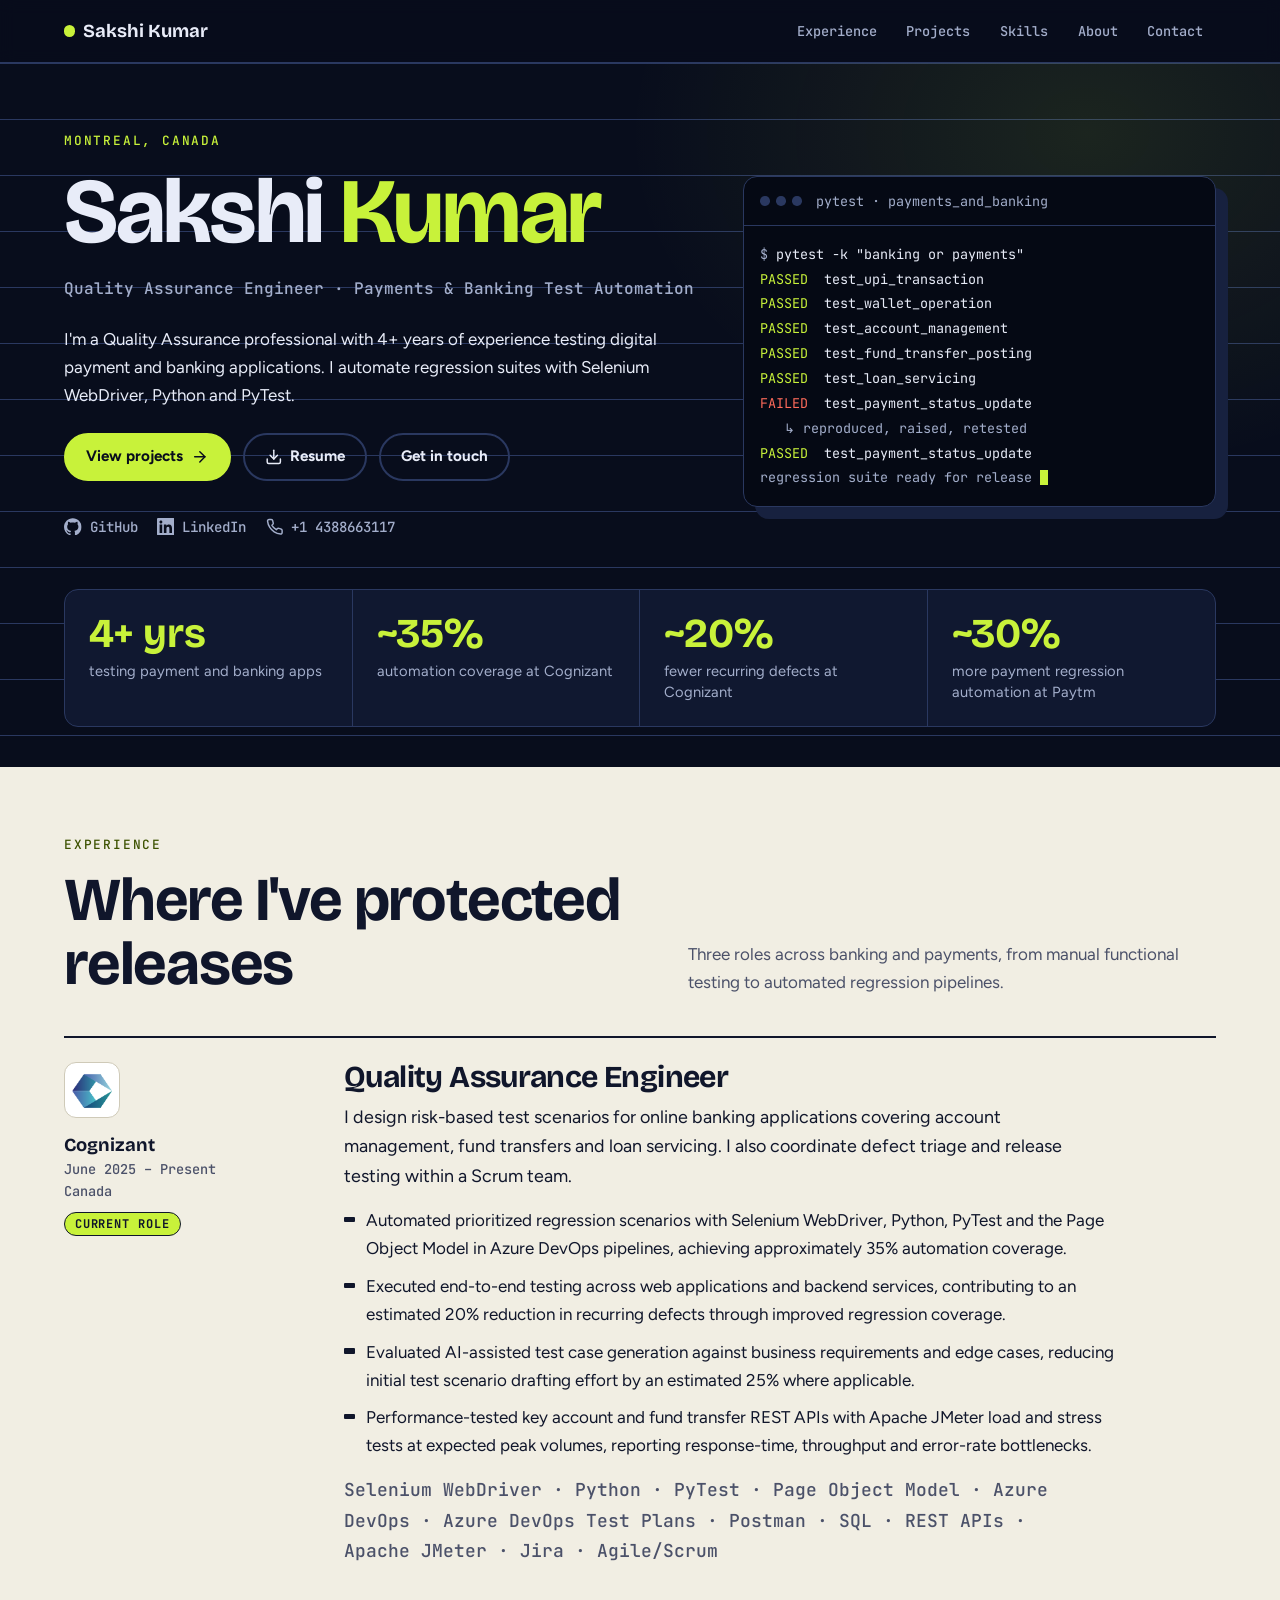
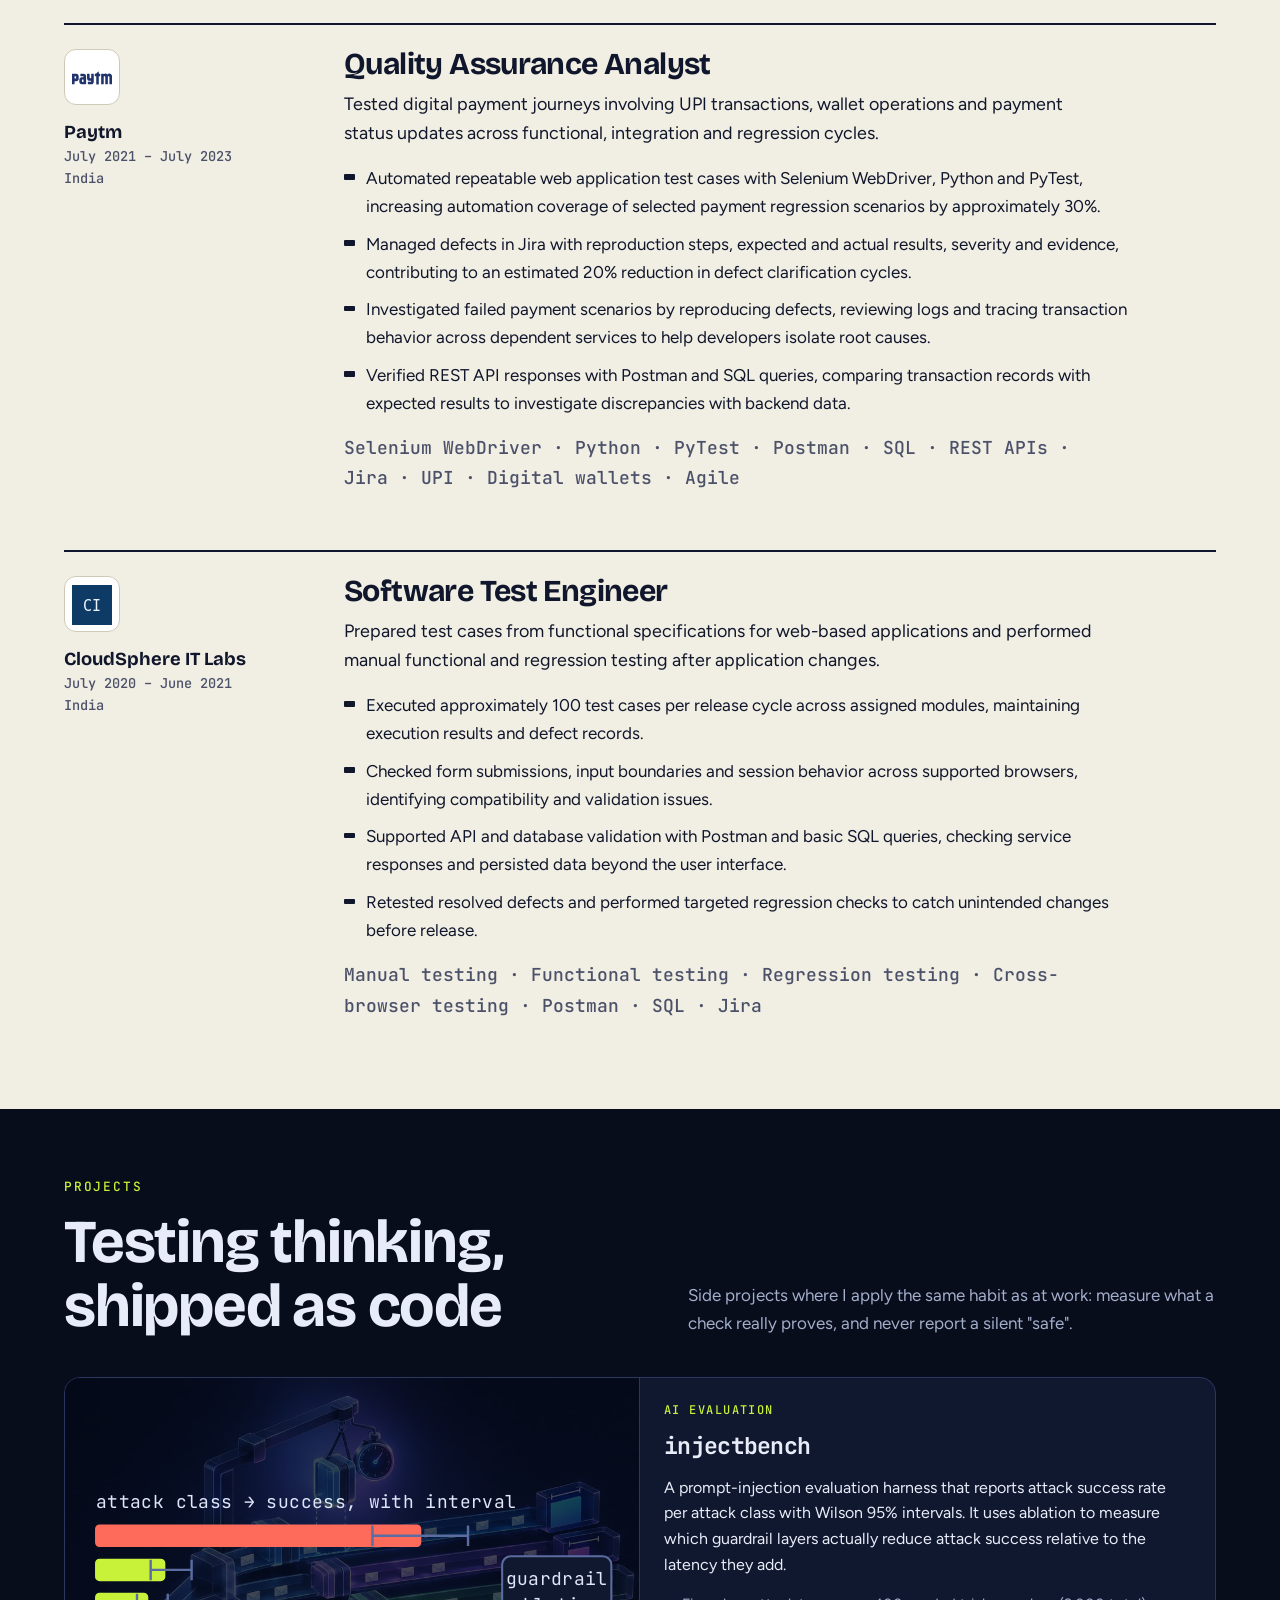
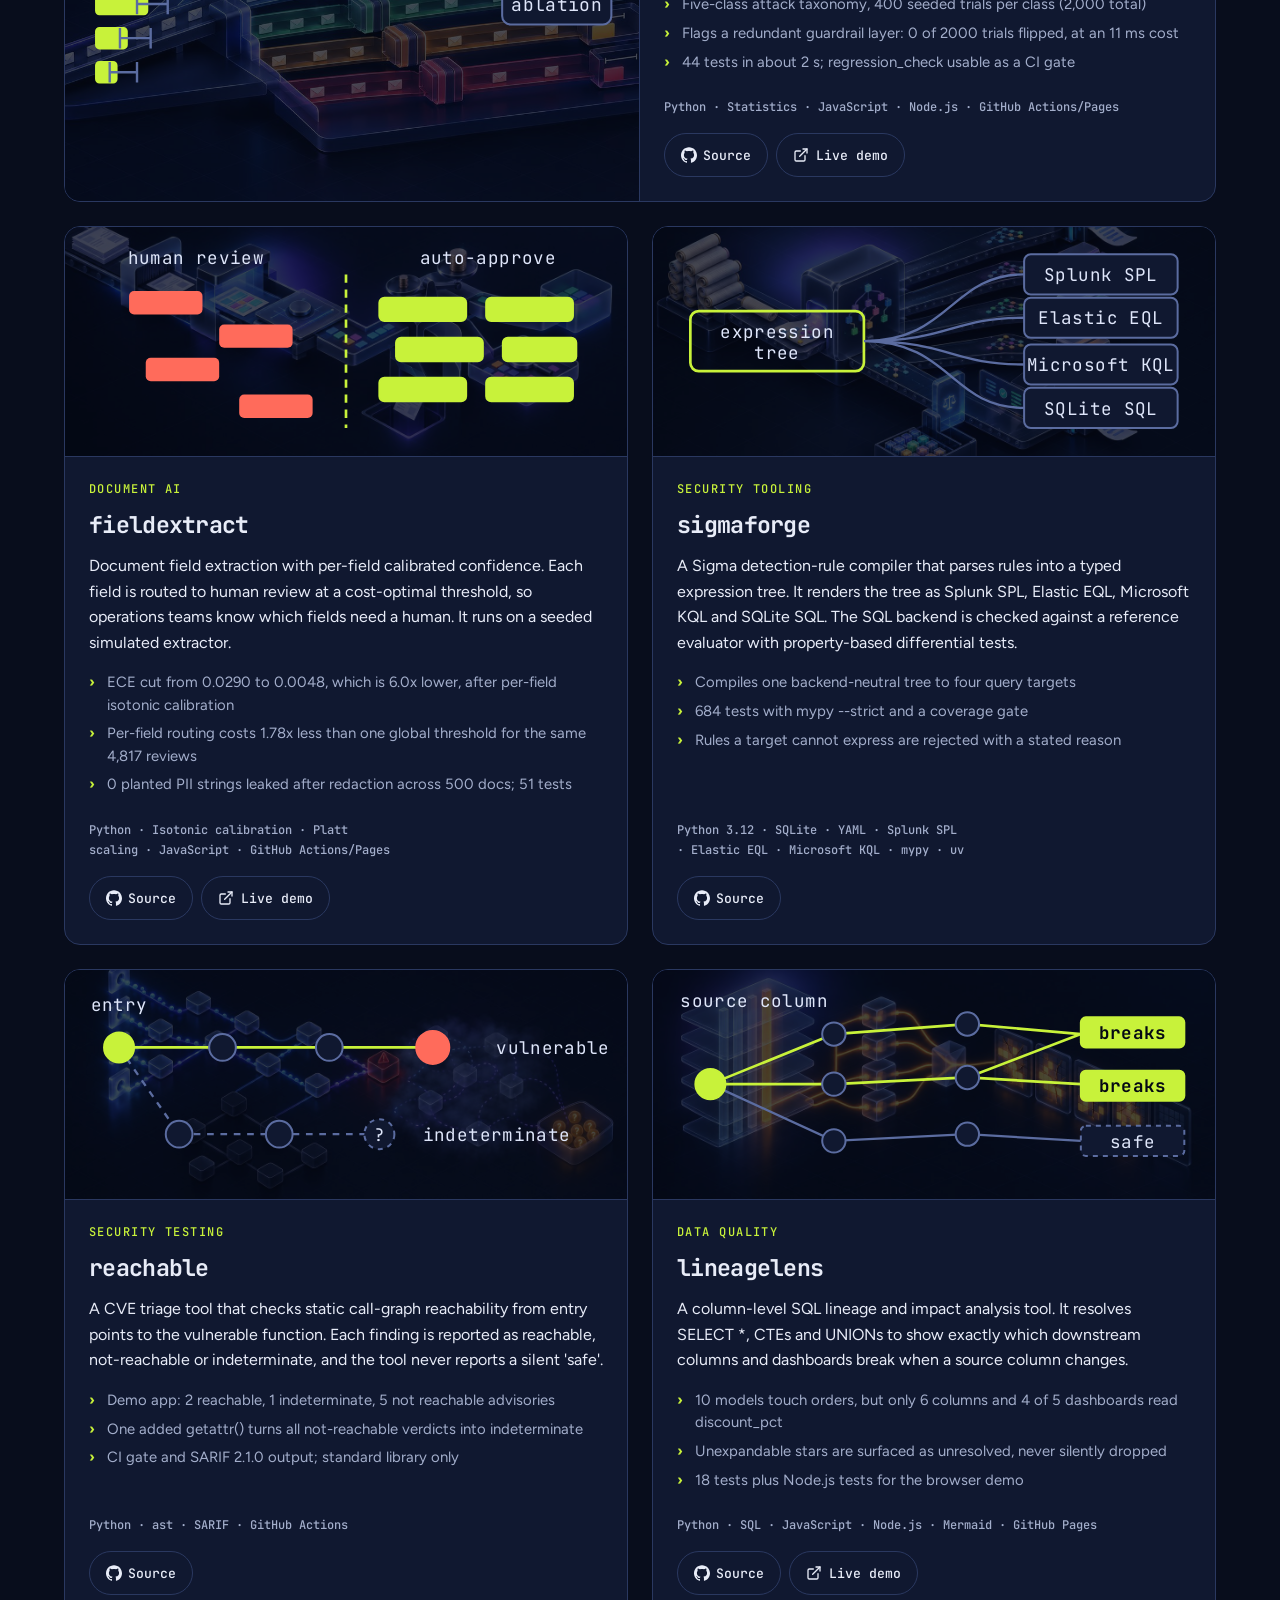
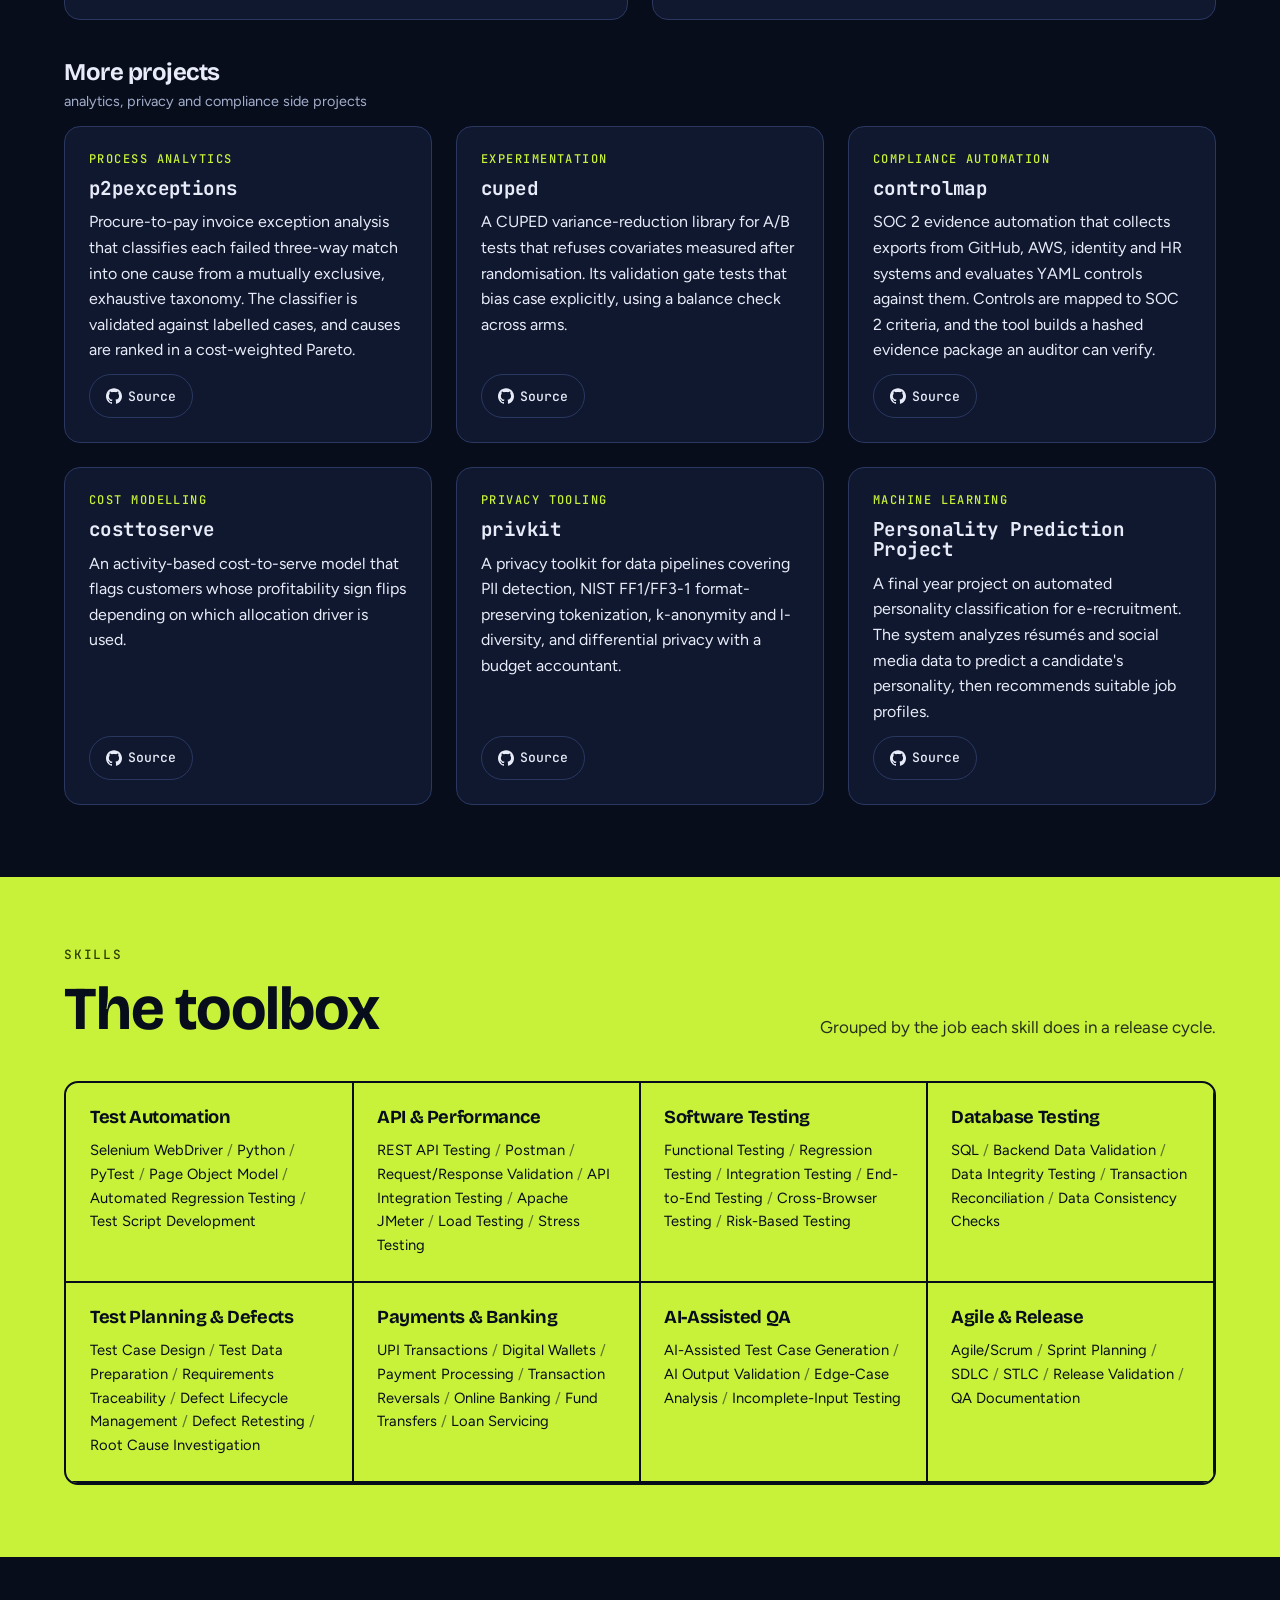
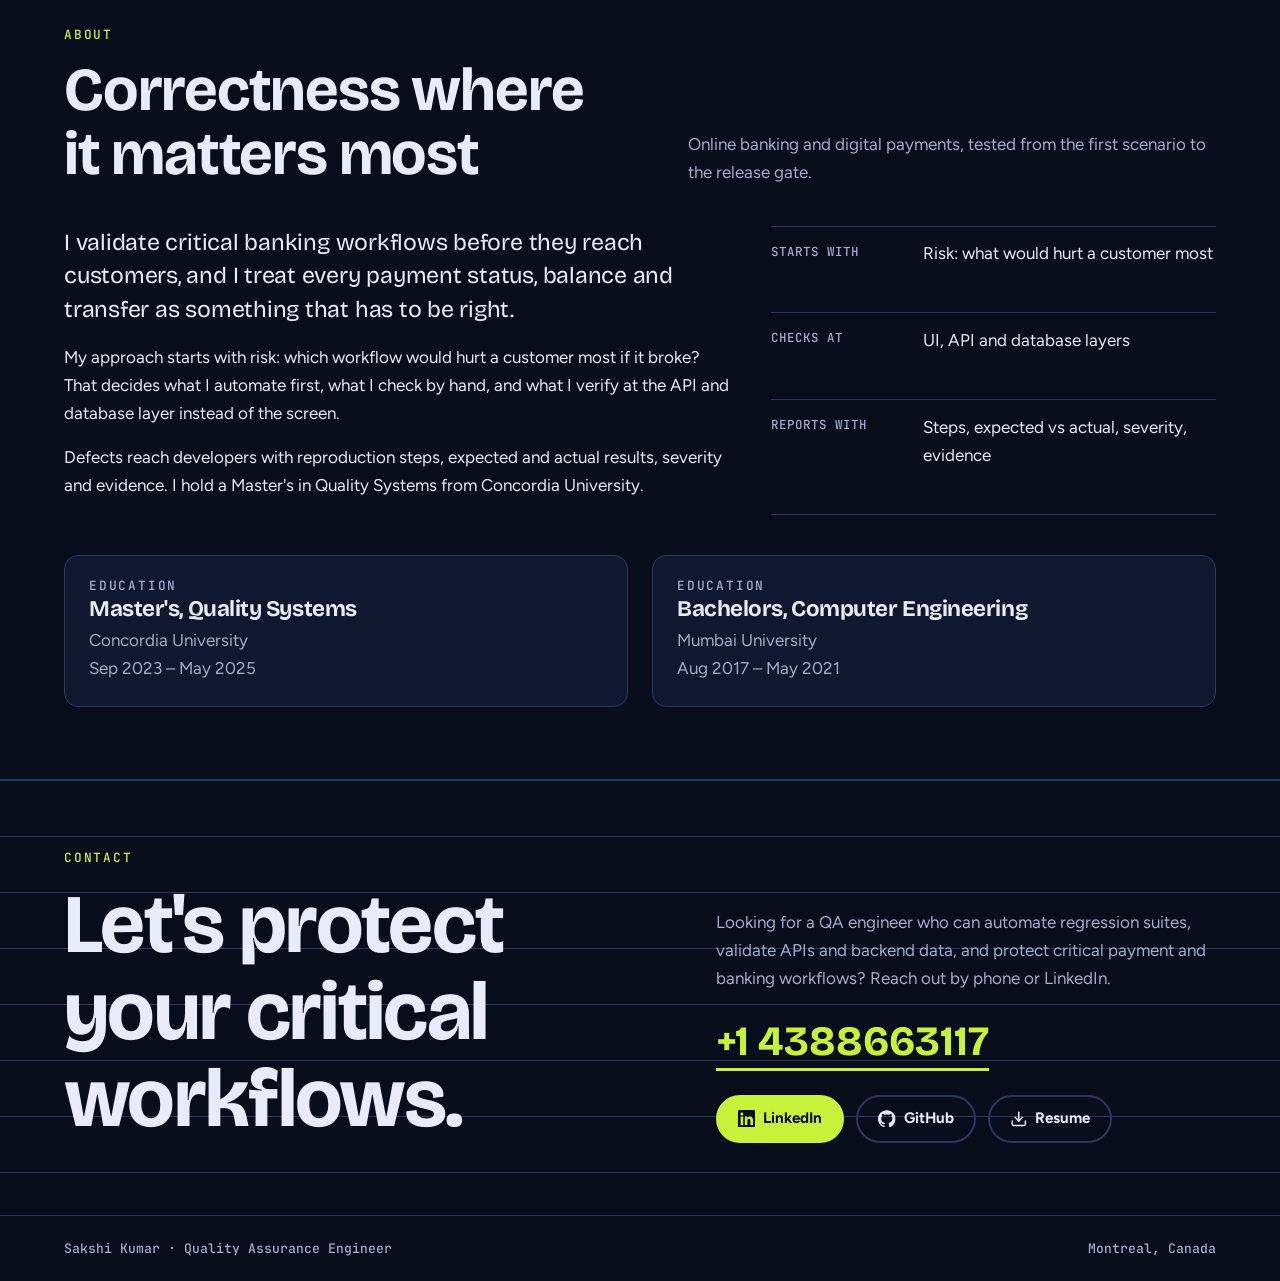
<file: index.html>
<!doctype html>
<html lang="en">
<head>
<meta charset="utf-8">
<meta name="viewport" content="width=device-width, initial-scale=1">
<title>Sakshi Kumar | Quality Assurance Engineer</title>
<meta name="description" content="QA engineer in Montreal with 4+ years testing digital payment and banking apps: Selenium and PyTest automation, API, performance and SQL data testing.">
<link rel="canonical" href="https://sakshirkumar.github.io/">
<meta property="og:type" content="website">
<meta property="og:title" content="Sakshi Kumar | Quality Assurance Engineer">
<meta property="og:description" content="QA engineer in Montreal with 4+ years testing digital payment and banking apps: Selenium and PyTest automation, API, performance and SQL data testing.">
<meta property="og:url" content="https://sakshirkumar.github.io/">
<meta property="og:image" content="https://sakshirkumar.github.io/assets/images/social-card.png">
<meta name="twitter:card" content="summary_large_image">
<meta name="theme-color" content="#080d1c">
<link rel="icon" href="favicon.svg" type="image/svg+xml">
<link rel="apple-touch-icon" href="apple-touch-icon.png">
<link rel="preconnect" href="https://fonts.googleapis.com">
<link rel="preconnect" href="https://fonts.gstatic.com" crossorigin>
<link href="https://fonts.googleapis.com/css2?family=Bricolage+Grotesque:opsz,wght@12..96,500;12..96,700&family=Figtree:wght@400;500;700&family=JetBrains+Mono:wght@400;500;700&display=swap" rel="stylesheet">
<link rel="stylesheet" href="assets/css/style.css">
<script type="application/ld+json">
{"@context":"https://schema.org","@type":"Person","name":"Sakshi Kumar","jobTitle":"Quality Assurance Engineer","url":"https://sakshirkumar.github.io/","address":{"@type":"PostalAddress","addressLocality":"Montreal","addressCountry":"Canada"},"sameAs":["https://github.com/sakshirkumar","https://www.linkedin.com/in/sakshirkumar/"]}
</script>
</head>
<body>
<svg width="0" height="0" style="position:absolute" aria-hidden="true">
  <symbol id="i-github" viewBox="0 0 24 24" fill="currentColor"><path d="M12 .297c-6.63 0-12 5.373-12 12 0 5.303 3.438 9.8 8.205 11.385 .6 .113 .82-.258 .82-.577 0-.285-.01-1.04-.015-2.04-3.338 .724-4.042-1.61-4.042-1.61C4.422 18.07 3.633 17.7 3.633 17.7c-1.087-.744 .084-.729 .084-.729 1.205 .084 1.838 1.236 1.838 1.236 1.07 1.835 2.809 1.305 3.495 .998 .108-.776 .417-1.305 .76-1.605-2.665-.3-5.466-1.332-5.466-5.93 0-1.31 .465-2.38 1.235-3.22-.135-.303-.54-1.523 .105-3.176 0 0 1.005-.322 3.3 1.23 .96-.267 1.98-.399 3-.405 1.02 .006 2.04 .138 3 .405 2.28-1.552 3.285-1.23 3.285-1.23 .645 1.653 .24 2.873 .12 3.176 .765 .84 1.23 1.91 1.23 3.22 0 4.61-2.805 5.625-5.475 5.92 .42 .36 .81 1.096 .81 2.22 0 1.606-.015 2.896-.015 3.286 0 .315 .21 .69 .825 .57C20.565 22.092 24 17.592 24 12.297c0-6.627-5.373-12-12-12"/></symbol>
  <symbol id="i-linkedin" viewBox="0 0 24 24" fill="currentColor"><path d="M20.447 20.452h-3.554v-5.569c0-1.328-.027-3.037-1.852-3.037-1.853 0-2.136 1.445-2.136 2.939v5.667H9.351V9h3.414v1.561h.046c.477-.9 1.637-1.85 3.37-1.85 3.601 0 4.267 2.37 4.267 5.455v6.286zM5.337 7.433c-1.144 0-2.063-.926-2.063-2.065 0-1.138 .92-2.063 2.063-2.063 1.14 0 2.064 .925 2.064 2.063 0 1.139-.925 2.065-2.064 2.065zm1.782 13.019H3.555V9h3.564v11.452zM22.225 0H1.771C.792 0 0 .774 0 1.729v20.542C0 23.227 .792 24 1.771 24h20.451C23.2 24 24 23.227 24 22.271V1.729C24 .774 23.2 0 22.222 0h.003z"/></symbol>
  <symbol id="i-phone" viewBox="0 0 24 24" fill="none" stroke="currentColor" stroke-width="2" stroke-linecap="round" stroke-linejoin="round"><path d="M22 16.92v3a2 2 0 0 1-2.18 2 19.79 19.79 0 0 1-8.63-3.07 19.5 19.5 0 0 1-6-6 19.79 19.79 0 0 1-3.07-8.67A2 2 0 0 1 4.11 2h3a2 2 0 0 1 2 1.72 12.84 12.84 0 0 0 .7 2.81 2 2 0 0 1-.45 2.11L8.09 9.91a16 16 0 0 0 6 6l1.27-1.27a2 2 0 0 1 2.11-.45 12.84 12.84 0 0 0 2.81.7A2 2 0 0 1 22 16.92z"/></symbol>
  <symbol id="i-download" viewBox="0 0 24 24" fill="none" stroke="currentColor" stroke-width="2" stroke-linecap="round" stroke-linejoin="round"><path d="M21 15v4a2 2 0 0 1-2 2H5a2 2 0 0 1-2-2v-4"/><polyline points="7 10 12 15 17 10"/><line x1="12" x2="12" y1="15" y2="3"/></symbol>
  <symbol id="i-ext" viewBox="0 0 24 24" fill="none" stroke="currentColor" stroke-width="2" stroke-linecap="round" stroke-linejoin="round"><path d="M15 3h6v6"/><path d="M10 14 21 3"/><path d="M18 13v6a2 2 0 0 1-2 2H5a2 2 0 0 1-2-2V8a2 2 0 0 1 2-2h6"/></symbol>
  <symbol id="i-arrow" viewBox="0 0 24 24" fill="none" stroke="currentColor" stroke-width="2" stroke-linecap="round" stroke-linejoin="round"><path d="M5 12h14"/><path d="m12 5 7 7-7 7"/></symbol>
</svg>
<a class="skip" href="#main">Skip to content</a>

<header class="top">
  <div class="wrap">
    <a class="brand" href="#top" aria-label="Sakshi Kumar, top of page"><i></i><span>Sakshi Kumar</span><b>SK</b></a>
    <details class="mnav">
      <summary>Menu</summary>
      <ul>
        <li><a href="#experience">Experience</a></li>
        <li><a href="#projects">Projects</a></li>
        <li><a href="#skills">Skills</a></li>
        <li><a href="#about">About</a></li>
        <li><a href="#contact">Contact</a></li>
      </ul>
    </details>
    <nav class="dnav" aria-label="Primary">
      <ul>
        <li><a href="#experience">Experience</a></li>
        <li><a href="#projects">Projects</a></li>
        <li><a href="#skills">Skills</a></li>
        <li><a href="#about">About</a></li>
        <li><a href="#contact">Contact</a></li>
      </ul>
    </nav>
  </div>
</header>

<main id="main">
<section class="hero" id="top" aria-labelledby="h-name">
  <div class="wrap">
    <div>
      <p class="eyebrow">Montreal, Canada</p>
      <h1 id="h-name">Sakshi <span>Kumar</span></h1>
      <p class="role">Quality Assurance Engineer · Payments &amp; Banking Test Automation</p>
      <p class="lede">I'm a Quality Assurance professional with 4+ years of experience testing digital payment and banking applications. I automate regression suites with Selenium WebDriver, Python and PyTest.</p>
      <div class="cta">
        <a class="btn primary" href="#projects">View projects <svg aria-hidden="true"><use href="#i-arrow"/></svg></a>
        <a class="btn" href="assets/files/sakshi-kumar-resume.pdf" download><svg aria-hidden="true"><use href="#i-download"/></svg> Resume</a>
        <a class="btn" href="#contact">Get in touch</a>
      </div>
      <div class="links-row">
        <a href="https://github.com/sakshirkumar"><svg aria-hidden="true"><use href="#i-github"/></svg>GitHub</a>
        <a href="https://www.linkedin.com/in/sakshirkumar/"><svg aria-hidden="true"><use href="#i-linkedin"/></svg>LinkedIn</a>
        <a href="tel:+1 4388663117"><svg aria-hidden="true"><use href="#i-phone"/></svg>+1 4388663117</a>
      </div>
    </div>
    <div class="term" aria-hidden="true">
      <div class="term-bar"><i></i><i></i><i></i><span>pytest · payments_and_banking</span></div>
<pre><span class="dim">$</span> pytest -k "banking or payments"
<span class="ok">PASSED</span>  test_upi_transaction
<span class="ok">PASSED</span>  test_wallet_operation
<span class="ok">PASSED</span>  test_account_management
<span class="ok">PASSED</span>  test_fund_transfer_posting
<span class="ok">PASSED</span>  test_loan_servicing
<span class="bad">FAILED</span>  test_payment_status_update
<span class="dim">   ↳ reproduced, raised, retested</span>
<span class="ok">PASSED</span>  test_payment_status_update
<span class="dim">regression suite ready for release</span> <span class="cursor"></span></pre>
    </div>
  </div>
  <div class="wrap stats">
    <div class="readouts">
      <div><b>4+ yrs</b><span>testing payment and banking apps</span></div>
      <div><b>~35%</b><span>automation coverage at Cognizant</span></div>
      <div><b>~20%</b><span>fewer recurring defects at Cognizant</span></div>
      <div><b>~30%</b><span>more payment regression automation at Paytm</span></div>
    </div>
  </div>
</section>

<section class="paper" id="experience" aria-labelledby="h-exp">
  <div class="wrap">
    <div class="sec-head">
      <div><p class="eyebrow">Experience</p><h2 id="h-exp">Where I've protected releases</h2></div>
      <p>Three roles across banking and payments, from manual functional testing to automated regression pipelines.</p>
    </div>
    <ol class="jobs">
      <li class="job">
        <div class="job-meta">
          <div class="logo"><img src="assets/images/logos/cognizant.png" alt="Cognizant logo" width="42" height="42"></div>
          <p class="co">Cognizant</p>
          <p class="when">June 2025 – Present<br>Canada</p>
          <span class="live">Current role</span>
        </div>
        <div class="job-body">
          <h3>Quality Assurance Engineer</h3>
          <p>I design risk-based test scenarios for online banking applications covering account management, fund transfers and loan servicing. I also coordinate defect triage and release testing within a Scrum team.</p>
          <ul class="hl">
            <li>Automated prioritized regression scenarios with Selenium WebDriver, Python, PyTest and the Page Object Model in Azure DevOps pipelines, achieving approximately 35% automation coverage.</li>
            <li>Executed end-to-end testing across web applications and backend services, contributing to an estimated 20% reduction in recurring defects through improved regression coverage.</li>
            <li>Evaluated AI-assisted test case generation against business requirements and edge cases, reducing initial test scenario drafting effort by an estimated 25% where applicable.</li>
            <li>Performance-tested key account and fund transfer REST APIs with Apache JMeter load and stress tests at expected peak volumes, reporting response-time, throughput and error-rate bottlenecks.</li>
          </ul>
          <p class="tech">Selenium WebDriver · Python · PyTest · Page Object Model · Azure DevOps · Azure DevOps Test Plans · Postman · SQL · REST APIs · Apache JMeter · Jira · Agile/Scrum</p>
        </div>
      </li>
      <li class="job">
        <div class="job-meta">
          <div class="logo"><img src="assets/images/logos/paytm.svg" alt="Paytm logo" width="42" height="42"></div>
          <p class="co">Paytm</p>
          <p class="when">July 2021 – July 2023<br>India</p>
        </div>
        <div class="job-body">
          <h3>Quality Assurance Analyst</h3>
          <p>Tested digital payment journeys involving UPI transactions, wallet operations and payment status updates across functional, integration and regression cycles.</p>
          <ul class="hl">
            <li>Automated repeatable web application test cases with Selenium WebDriver, Python and PyTest, increasing automation coverage of selected payment regression scenarios by approximately 30%.</li>
            <li>Managed defects in Jira with reproduction steps, expected and actual results, severity and evidence, contributing to an estimated 20% reduction in defect clarification cycles.</li>
            <li>Investigated failed payment scenarios by reproducing defects, reviewing logs and tracing transaction behavior across dependent services to help developers isolate root causes.</li>
            <li>Verified REST API responses with Postman and SQL queries, comparing transaction records with expected results to investigate discrepancies with backend data.</li>
          </ul>
          <p class="tech">Selenium WebDriver · Python · PyTest · Postman · SQL · REST APIs · Jira · UPI · Digital wallets · Agile</p>
        </div>
      </li>
      <li class="job">
        <div class="job-meta">
          <div class="logo"><img src="assets/images/logos/cloudsphere-it-labs.svg" alt="CloudSphere IT Labs logo" width="42" height="42"></div>
          <p class="co">CloudSphere IT Labs</p>
          <p class="when">July 2020 – June 2021<br>India</p>
        </div>
        <div class="job-body">
          <h3>Software Test Engineer</h3>
          <p>Prepared test cases from functional specifications for web-based applications and performed manual functional and regression testing after application changes.</p>
          <ul class="hl">
            <li>Executed approximately 100 test cases per release cycle across assigned modules, maintaining execution results and defect records.</li>
            <li>Checked form submissions, input boundaries and session behavior across supported browsers, identifying compatibility and validation issues.</li>
            <li>Supported API and database validation with Postman and basic SQL queries, checking service responses and persisted data beyond the user interface.</li>
            <li>Retested resolved defects and performed targeted regression checks to catch unintended changes before release.</li>
          </ul>
          <p class="tech">Manual testing · Functional testing · Regression testing · Cross-browser testing · Postman · SQL · Jira</p>
        </div>
      </li>
    </ol>
  </div>
</section>

<section id="projects" aria-labelledby="h-proj">
  <div class="wrap">
    <div class="sec-head">
      <div><p class="eyebrow">Projects</p><h2 id="h-proj">Testing thinking, shipped as code</h2></div>
      <p>Side projects where I apply the same habit as at work: measure what a check really proves, and never report a silent "safe".</p>
    </div>
    <ul class="projects">

      <li class="card full">
        <div class="viz img" style="background-image:url(assets/images/projects/injectbench-hero.jpg)">
          <svg viewBox="0 0 320 120" role="img" aria-label="Bars of attack success per attack class with interval whiskers">
            <text class="vt" x="10" y="12">attack class → success, with interval</text>
            <g class="vl"><rect x="10" y="22" width="190" height="12" rx="2" class="vr"/><rect x="10" y="42" width="40" height="12" rx="2"/><rect x="10" y="62" width="30" height="12" rx="2"/><rect x="10" y="82" width="18" height="12" rx="2"/><rect x="10" y="102" width="12" height="12" rx="2"/></g>
            <g class="vg"><path d="M172 28v0M172 22v12M228 22v12M172 28H228"/><path d="M42 48H66M42 42v12M66 42v12"/><path d="M34 68H52M34 62v12M52 62v12"/><path d="M24 88H42M24 82v12M42 82v12"/><path d="M18 108H34M18 102v12M34 102v12"/></g>
            <rect class="vb" x="248" y="40" width="64" height="40" rx="5"/><text class="vt" x="280" y="57" text-anchor="middle">guardrail</text><text class="vt" x="280" y="72" text-anchor="middle">ablation</text>
          </svg>
        </div>
        <div class="cbody">
          <p class="cat">AI evaluation</p>
          <h3 class="nm">injectbench</h3>
          <p class="d">A prompt-injection evaluation harness that reports attack success rate per attack class with Wilson 95% intervals. It uses ablation to measure which guardrail layers actually reduce attack success relative to the latency they add.</p>
          <ul><li>Five-class attack taxonomy, 400 seeded trials per class (2,000 total)</li><li>Flags a redundant guardrail layer: 0 of 2000 trials flipped, at an 11 ms cost</li><li>44 tests in about 2 s; regression_check usable as a CI gate</li></ul>
          <p class="stack">Python · Statistics · JavaScript · Node.js · GitHub Actions/Pages</p>
          <div class="clinks"><a href="https://github.com/sakshirkumar/injectbench"><svg aria-hidden="true"><use href="#i-github"/></svg>Source</a><a href="https://sakshirkumar.github.io/injectbench/"><svg aria-hidden="true"><use href="#i-ext"/></svg>Live demo</a></div>
        </div>
      </li>

      <li class="card wide">
        <div class="viz img" style="background-image:url(assets/images/projects/fieldextract-hero.jpg)">
          <svg viewBox="0 0 320 120" role="img" aria-label="Extracted fields split by a threshold line into human review and auto-approve">
            <text class="vt" x="70" y="14" text-anchor="middle">human review</text><text class="vt" x="245" y="14" text-anchor="middle">auto-approve</text>
            <path d="M160 20V112" stroke="#c8f23a" stroke-width="1.6" stroke-dasharray="5 4"/>
            <g fill="#ff6b5b"><rect x="30" y="30" width="44" height="14" rx="3"/><rect x="84" y="50" width="44" height="14" rx="3"/><rect x="40" y="70" width="44" height="14" rx="3"/><rect x="96" y="92" width="44" height="14" rx="3"/></g>
            <g class="vl"><rect x="180" y="34" width="52" height="14" rx="3"/><rect x="244" y="34" width="52" height="14" rx="3"/><rect x="190" y="58" width="52" height="14" rx="3"/><rect x="254" y="58" width="44" height="14" rx="3"/><rect x="180" y="82" width="52" height="14" rx="3"/><rect x="244" y="82" width="52" height="14" rx="3"/></g>
          </svg>
        </div>
        <div class="cbody">
          <p class="cat">Document AI</p>
          <h3 class="nm">fieldextract</h3>
          <p class="d">Document field extraction with per-field calibrated confidence. Each field is routed to human review at a cost-optimal threshold, so operations teams know which fields need a human. It runs on a seeded simulated extractor.</p>
          <ul><li>ECE cut from 0.0290 to 0.0048, which is 6.0x lower, after per-field isotonic calibration</li><li>Per-field routing costs 1.78x less than one global threshold for the same 4,817 reviews</li><li>0 planted PII strings leaked after redaction across 500 docs; 51 tests</li></ul>
          <p class="stack">Python · Isotonic calibration · Platt scaling · JavaScript · GitHub Actions/Pages</p>
          <div class="clinks"><a href="https://github.com/sakshirkumar/fieldextract"><svg aria-hidden="true"><use href="#i-github"/></svg>Source</a><a href="https://sakshirkumar.github.io/fieldextract/"><svg aria-hidden="true"><use href="#i-ext"/></svg>Live demo</a></div>
        </div>
      </li>

      <li class="card wide">
        <div class="viz img" style="background-image:url(assets/images/projects/sigmaforge-hero.jpg)">
          <svg viewBox="0 0 320 120" role="img" aria-label="One expression tree compiled to four query languages">
            <rect class="vk" x="14" y="42" width="104" height="36" rx="5"/><text class="vt" x="66" y="58" text-anchor="middle">expression</text><text class="vt" x="66" y="71" text-anchor="middle">tree</text>
            <path class="vg" d="M118 60C170 60 170 20 214 20M118 60C170 60 170 46 214 46M118 60C170 60 170 74 214 74M118 60C170 60 170 100 214 100"/>
            <g class="vb"><rect x="214" y="8" width="92" height="24" rx="4"/><rect x="214" y="34" width="92" height="24" rx="4"/><rect x="214" y="62" width="92" height="24" rx="4"/><rect x="214" y="88" width="92" height="24" rx="4"/></g>
            <text class="vt" x="260" y="24" text-anchor="middle">Splunk SPL</text><text class="vt" x="260" y="50" text-anchor="middle">Elastic EQL</text><text class="vt" x="260" y="78" text-anchor="middle">Microsoft KQL</text><text class="vt" x="260" y="104" text-anchor="middle">SQLite SQL</text>
          </svg>
        </div>
        <div class="cbody">
          <p class="cat">Security tooling</p>
          <h3 class="nm">sigmaforge</h3>
          <p class="d">A Sigma detection-rule compiler that parses rules into a typed expression tree. It renders the tree as Splunk SPL, Elastic EQL, Microsoft KQL and SQLite SQL. The SQL backend is checked against a reference evaluator with property-based differential tests.</p>
          <ul><li>Compiles one backend-neutral tree to four query targets</li><li>684 tests with mypy --strict and a coverage gate</li><li>Rules a target cannot express are rejected with a stated reason</li></ul>
          <p class="stack">Python 3.12 · SQLite · YAML · Splunk SPL · Elastic EQL · Microsoft KQL · mypy · uv</p>
          <div class="clinks"><a href="https://github.com/sakshirkumar/sigmaforge"><svg aria-hidden="true"><use href="#i-github"/></svg>Source</a></div>
        </div>
      </li>

      <li class="card wide">
        <div class="viz img" style="background-image:url(assets/images/projects/reachable-hero.jpg)">
          <svg viewBox="0 0 320 120" role="img" aria-label="Call graph from an entry point to a vulnerable function, with an unresolved branch marked indeterminate">
            <path class="vk" d="M24 38H86M86 38H150M150 38H212"/>
            <path class="vg" stroke-dasharray="4 4" d="M24 38L60 90H120M120 90H180"/>
            <circle class="vl" cx="24" cy="38" r="9"/><circle class="vb" cx="86" cy="38" r="8"/><circle class="vb" cx="150" cy="38" r="8"/><circle class="vr" cx="212" cy="38" r="10"/>
            <circle class="vb" cx="60" cy="90" r="8"/><circle class="vb" cx="120" cy="90" r="8"/><circle class="vb" cx="180" cy="90" r="9" stroke-dasharray="3 3"/>
            <text class="vt" x="180" y="94" text-anchor="middle">?</text>
            <text class="vt" x="24" y="16" text-anchor="middle">entry</text><text class="vt" x="250" y="42">vulnerable</text><text class="vt" x="206" y="94">indeterminate</text>
          </svg>
        </div>
        <div class="cbody">
          <p class="cat">Security testing</p>
          <h3 class="nm">reachable</h3>
          <p class="d">A CVE triage tool that checks static call-graph reachability from entry points to the vulnerable function. Each finding is reported as reachable, not-reachable or indeterminate, and the tool never reports a silent 'safe'.</p>
          <ul><li>Demo app: 2 reachable, 1 indeterminate, 5 not reachable advisories</li><li>One added getattr() turns all not-reachable verdicts into indeterminate</li><li>CI gate and SARIF 2.1.0 output; standard library only</li></ul>
          <p class="stack">Python · ast · SARIF · GitHub Actions</p>
          <div class="clinks"><a href="https://github.com/sakshirkumar/reachable"><svg aria-hidden="true"><use href="#i-github"/></svg>Source</a></div>
        </div>
      </li>

      <li class="card wide">
        <div class="viz img" style="background-image:url(assets/images/projects/lineagelens-hero.jpg)">
          <svg viewBox="0 0 320 120" role="img" aria-label="A changed source column traced through models to the dashboards that read it">
            <path class="vk" d="M26 60L100 30M26 60L100 60M100 30L180 24M100 60L180 56M180 56L248 30M180 24L248 30M180 56L248 60"/>
            <path class="vg" d="M26 60L100 94L180 90L248 94"/>
            <circle class="vl" cx="26" cy="60" r="9"/><g class="vb"><circle cx="100" cy="30" r="7"/><circle cx="100" cy="60" r="7"/><circle cx="100" cy="94" r="7"/><circle cx="180" cy="24" r="7"/><circle cx="180" cy="56" r="7"/><circle cx="180" cy="90" r="7"/></g>
            <rect class="vl" x="248" y="20" width="62" height="18" rx="3"/><rect class="vl" x="248" y="52" width="62" height="18" rx="3"/><rect class="vb" x="248" y="85" width="62" height="18" rx="3" stroke-dasharray="3 3"/>
            <text class="vt vx" x="279" y="33" text-anchor="middle">breaks</text><text class="vt vx" x="279" y="65" text-anchor="middle">breaks</text><text class="vt" x="279" y="98" text-anchor="middle">safe</text>
            <text class="vt" x="8" y="14">source column</text>
          </svg>
        </div>
        <div class="cbody">
          <p class="cat">Data quality</p>
          <h3 class="nm">lineagelens</h3>
          <p class="d">A column-level SQL lineage and impact analysis tool. It resolves SELECT *, CTEs and UNIONs to show exactly which downstream columns and dashboards break when a source column changes.</p>
          <ul><li>10 models touch orders, but only 6 columns and 4 of 5 dashboards read discount_pct</li><li>Unexpandable stars are surfaced as unresolved, never silently dropped</li><li>18 tests plus Node.js tests for the browser demo</li></ul>
          <p class="stack">Python · SQL · JavaScript · Node.js · Mermaid · GitHub Pages</p>
          <div class="clinks"><a href="https://github.com/sakshirkumar/lineagelens"><svg aria-hidden="true"><use href="#i-github"/></svg>Source</a><a href="https://sakshirkumar.github.io/lineagelens/"><svg aria-hidden="true"><use href="#i-ext"/></svg>Live demo</a></div>
        </div>
      </li>

    </ul>
    <h3 class="more-h">More projects <span>analytics, privacy and compliance side projects</span></h3>
    <ul class="projects more">
      <li class="card">
        <div class="viz img" style="background-image:url(assets/images/projects/p2pexceptions-hero.jpg)">
          <svg viewBox="0 0 320 120" role="img" aria-label="Pareto chart of invoice exception causes ranked by cost, with a cumulative line">
            <g class="vl"><rect x="20" y="24" width="34" height="86" rx="2"/></g>
            <g fill="#8fa0d4"><rect x="64" y="44" width="34" height="66" rx="2"/><rect x="108" y="62" width="34" height="48" rx="2"/><rect x="152" y="76" width="34" height="34" rx="2"/><rect x="196" y="88" width="34" height="22" rx="2"/><rect x="240" y="96" width="34" height="14" rx="2"/></g>
            <path d="M37 24L81 14L125 10L169 7L213 5L257 4" fill="none" stroke="#ff6b5b" stroke-width="2"/>
            <path class="vg" d="M10 110H300"/>
            <text class="vt" x="284" y="40" text-anchor="end">cause by cost</text>
          </svg>
        </div>
        <div class="cbody">
          <p class="cat">Process analytics</p>
          <h3 class="nm">p2pexceptions</h3>
          <p class="d">Procure-to-pay invoice exception analysis that classifies each failed three-way match into one cause from a mutually exclusive, exhaustive taxonomy. The classifier is validated against labelled cases, and causes are ranked in a cost-weighted Pareto.</p>
          <ul><li>400,000 synthetic invoice lines, 72,739 failing three-way match (18.2%)</li><li>99.6% agreement with a labelled sample of 800; 0.00% unclassified</li><li>24 tests covering each precedence rule</li></ul>
          <p class="stack">Python · unittest · GitHub Actions</p>
          <div class="clinks"><a href="https://github.com/sakshirkumar/p2pexceptions"><svg aria-hidden="true"><use href="#i-github"/></svg>Source</a></div>
        </div>
      </li>

      <li class="card">
        <div class="viz img" style="background-image:url(assets/images/projects/cuped-hero.jpg)">
          <svg viewBox="0 0 320 120" role="img" aria-label="A wide naive distribution and a narrower distribution after variance reduction">
            <path d="M10 104H310" class="vg"/>
            <path d="M20 104C70 104 100 22 160 22C220 22 250 104 300 104" fill="none" stroke="#8fa0d4" stroke-width="2" stroke-dasharray="5 4"/>
            <path d="M90 104C130 104 145 8 160 8C175 8 190 104 230 104Z" fill="rgba(200,242,58,.25)" stroke="#c8f23a" stroke-width="2"/>
            <path d="M160 8V104" stroke="#ff6b5b" stroke-width="1.5"/>
            <text class="vt" x="300" y="94" text-anchor="end">naive</text><text class="vt" x="238" y="20">cuped</text>
          </svg>
        </div>
        <div class="cbody">
          <p class="cat">Experimentation</p>
          <h3 class="nm">cuped</h3>
          <p class="d">A CUPED variance-reduction library for A/B tests that refuses covariates measured after randomisation. Its validation gate tests that bias case explicitly, using a balance check across arms.</p>
          <ul><li>38.7% of variance removed; interval width 0.848 to 0.664</li><li>Gate rejects a post-treatment covariate that returned -6.601 against a true 1.80</li></ul>
          <p class="stack">Python · Statistics · unittest · GitHub Actions</p>
          <div class="clinks"><a href="https://github.com/sakshirkumar/cuped"><svg aria-hidden="true"><use href="#i-github"/></svg>Source</a></div>
        </div>
      </li>

      <li class="card wide">
        <div class="viz img" style="background-image:url(assets/images/projects/controlmap-hero.jpg)">
          <svg viewBox="0 0 320 120" role="img" aria-label="Evidence collectors feed YAML controls, which produce a hashed evidence package">
            <g class="vb"><rect x="8" y="14" width="74" height="22" rx="4"/><rect x="8" y="49" width="74" height="22" rx="4"/><rect x="8" y="84" width="74" height="22" rx="4"/></g>
            <text class="vt" x="45" y="29" text-anchor="middle">GitHub</text><text class="vt" x="45" y="64" text-anchor="middle">AWS</text><text class="vt" x="45" y="99" text-anchor="middle">HR + IdP</text>
            <path class="vg" d="M82 25C110 25 100 60 120 60M82 60H120M82 95C110 95 100 60 120 60"/>
            <rect class="vk" x="120" y="42" width="88" height="36" rx="5"/><text class="vt" x="164" y="58" text-anchor="middle">YAML</text><text class="vt" x="164" y="71" text-anchor="middle">controls</text>
            <path class="vg" d="M208 60H232"/>
            <rect class="vl" x="232" y="34" width="80" height="52" rx="5"/><text class="vt vx" x="272" y="56" text-anchor="middle">hashed</text><text class="vt vx" x="272" y="70" text-anchor="middle">evidence</text>
          </svg>
        </div>
        <div class="cbody">
          <p class="cat">Compliance automation</p>
          <h3 class="nm">controlmap</h3>
          <p class="d">SOC 2 evidence automation that collects exports from GitHub, AWS, identity and HR systems and evaluates YAML controls against them. Controls are mapped to SOC 2 criteria, and the tool builds a hashed evidence package an auditor can verify.</p>
          <ul><li>6 built-in collectors and 22 built-in rules</li><li>Library validated against 61 TSC criteria ids and 93 Annex A controls</li><li>Evidence package checkable with shasum, with an optional Ed25519 signature</li></ul>
          <p class="stack">Python · YAML · SHA-256 · Ed25519 · GitHub Actions</p>
          <div class="clinks"><a href="https://github.com/sakshirkumar/controlmap"><svg aria-hidden="true"><use href="#i-github"/></svg>Source</a></div>
        </div>
      </li>

      <li class="card wide">
        <div class="viz">
          <svg viewBox="0 0 320 120" role="img" aria-label="Customer contribution bars under two driver sets, with one customer flipping from profit to loss">
            <text class="vt" x="8" y="12">activity drivers</text><text class="vt" x="8" y="76">distance drivers</text>
            <path class="vg" d="M8 36H312M8 98H312"/>
            <g class="vl"><rect x="60" y="20" width="22" height="16"/><rect x="100" y="14" width="22" height="22"/><rect x="140" y="24" width="22" height="12"/><rect x="220" y="18" width="22" height="18"/><rect x="260" y="22" width="22" height="14"/></g>
            <rect class="vr" x="180" y="36" width="22" height="18"/>
            <g class="vl"><rect x="60" y="82" width="22" height="16"/><rect x="100" y="88" width="22" height="10"/><rect x="140" y="80" width="22" height="18"/><rect x="180" y="84" width="22" height="14"/><rect x="220" y="86" width="22" height="12"/><rect x="260" y="90" width="22" height="8"/></g>
            <text class="vt" x="191" y="68" text-anchor="middle">sign flips</text>
          </svg>
        </div>
        <div class="cbody">
          <p class="cat">Cost modelling</p>
          <h3 class="nm">costtoserve</h3>
          <p class="d">An activity-based cost-to-serve model that flags customers whose profitability sign flips depending on which allocation driver is used.</p>
          <ul><li>Seeded fixture of 200 customers across three segments</li><li>Seven cost pools, fully reconciled under three driver sets</li><li>17 tests; zero leakage under every driver set</li></ul>
          <p class="stack">Python</p>
          <div class="clinks"><a href="https://github.com/sakshirkumar/costtoserve"><svg aria-hidden="true"><use href="#i-github"/></svg>Source</a></div>
        </div>
      </li>

      <li class="card wide">
        <div class="viz">
          <svg viewBox="0 0 320 120" role="img" aria-label="Sensitive data found, tokenized, anonymized and released as private aggregates">
            <rect class="vb" x="8" y="12" width="92" height="30" rx="5"/><text class="vt" x="54" y="31" text-anchor="middle">find PII</text>
            <rect class="vk" x="114" y="12" width="92" height="30" rx="5"/><text class="vt" x="160" y="31" text-anchor="middle">tokenize</text>
            <rect class="vb" x="220" y="12" width="92" height="30" rx="5"/><text class="vt" x="266" y="31" text-anchor="middle">k-anonymity</text>
            <path class="vg" d="M100 27H114M206 27H220M266 42V60H160V72"/>
            <rect class="vl" x="86" y="72" width="148" height="34" rx="5"/><text class="vt vx" x="160" y="93" text-anchor="middle">private aggregates</text>
          </svg>
        </div>
        <div class="cbody">
          <p class="cat">Privacy tooling</p>
          <h3 class="nm">privkit</h3>
          <p class="d">A privacy toolkit for data pipelines covering PII detection, NIST FF1/FF3-1 format-preserving tokenization, k-anonymity and l-diversity, and differential privacy with a budget accountant.</p>
          <ul><li>Checksum validators such as Luhn and IBAN mod-97 confirm regex PII candidates</li><li>Tokens follow NIST FF1 and FF3-1, checked against NIST vectors</li><li>k-anonymity, l-diversity and t-closeness checks beside a budgeted differential-privacy accountant</li></ul>
          <p class="stack">Python</p>
          <div class="clinks"><a href="https://github.com/sakshirkumar/privkit"><svg aria-hidden="true"><use href="#i-github"/></svg>Source</a></div>
        </div>
      </li>

      <li class="card wide">
        <div class="viz img" style="background-image:url(assets/images/projects/personality-prediction-project-hero.jpg)">
          <svg viewBox="0 0 320 120" role="img" aria-label="Résumé and social media data flow into a personality prediction, which leads to job profiles">
            <rect class="vb" x="10" y="16" width="86" height="30" rx="5"/><text class="vt" x="53" y="35" text-anchor="middle">résumé</text>
            <rect class="vb" x="10" y="74" width="86" height="30" rx="5"/><text class="vt" x="53" y="93" text-anchor="middle">social data</text>
            <path class="vg" d="M96 31C120 31 120 60 140 60M96 89C120 89 120 60 140 60"/>
            <rect class="vk" x="132" y="44" width="80" height="32" rx="5"/><text class="vt" x="172" y="64" text-anchor="middle">personality</text>
            <path class="vg" d="M212 60H228"/>
            <rect class="vl" x="228" y="44" width="84" height="32" rx="5"/><text class="vt vx" x="270" y="64" text-anchor="middle">job profiles</text>
          </svg>
        </div>
        <div class="cbody">
          <p class="cat">Machine learning</p>
          <h3 class="nm">Personality Prediction Project</h3>
          <p class="d">A final year project on automated personality classification for e-recruitment. The system analyzes résumés and social media data to predict a candidate's personality, then recommends suitable job profiles.</p>
          <ul><li>Predicts candidate personality from résumés and social media data</li><li>Recommends suitable job profiles from the predicted personality</li><li>Final year project, written in PHP</li></ul>
          <p class="stack">PHP · Machine Learning</p>
          <div class="clinks"><a href="https://github.com/sakshirkumar/Personality-Prediction-Project"><svg aria-hidden="true"><use href="#i-github"/></svg>Source</a></div>
        </div>
      </li>
    </ul>
  </div>
</section>

<section class="lime" id="skills" aria-labelledby="h-skills">
  <div class="wrap">
    <div class="sec-head">
      <div><p class="eyebrow">Skills</p><h2 id="h-skills">The toolbox</h2></div>
      <p>Grouped by the job each skill does in a release cycle.</p>
    </div>
    <div class="skills">
      <div class="sk"><h3>Test Automation</h3><p><span>Selenium WebDriver</span><span>Python</span><span>PyTest</span><span>Page Object Model</span><span>Automated Regression Testing</span><span>Test Script Development</span></p></div>
      <div class="sk"><h3>API &amp; Performance</h3><p><span>REST API Testing</span><span>Postman</span><span>Request/Response Validation</span><span>API Integration Testing</span><span>Apache JMeter</span><span>Load Testing</span><span>Stress Testing</span></p></div>
      <div class="sk"><h3>Software Testing</h3><p><span>Functional Testing</span><span>Regression Testing</span><span>Integration Testing</span><span>End-to-End Testing</span><span>Cross-Browser Testing</span><span>Risk-Based Testing</span></p></div>
      <div class="sk"><h3>Database Testing</h3><p><span>SQL</span><span>Backend Data Validation</span><span>Data Integrity Testing</span><span>Transaction Reconciliation</span><span>Data Consistency Checks</span></p></div>
      <div class="sk"><h3>Test Planning &amp; Defects</h3><p><span>Test Case Design</span><span>Test Data Preparation</span><span>Requirements Traceability</span><span>Defect Lifecycle Management</span><span>Defect Retesting</span><span>Root Cause Investigation</span></p></div>
      <div class="sk"><h3>Payments &amp; Banking</h3><p><span>UPI Transactions</span><span>Digital Wallets</span><span>Payment Processing</span><span>Transaction Reversals</span><span>Online Banking</span><span>Fund Transfers</span><span>Loan Servicing</span></p></div>
      <div class="sk"><h3>AI-Assisted QA</h3><p><span>AI-Assisted Test Case Generation</span><span>AI Output Validation</span><span>Edge-Case Analysis</span><span>Incomplete-Input Testing</span></p></div>
      <div class="sk"><h3>Agile &amp; Release</h3><p><span>Agile/Scrum</span><span>Sprint Planning</span><span>SDLC</span><span>STLC</span><span>Release Validation</span><span>QA Documentation</span></p></div>
    </div>
  </div>
</section>

<section id="about" aria-labelledby="h-about">
  <div class="wrap">
    <div class="sec-head">
      <div><p class="eyebrow">About</p><h2 id="h-about">Correctness where it matters most</h2></div>
      <p>Online banking and digital payments, tested from the first scenario to the release gate.</p>
    </div>
    <div class="about">
      <div class="txt">
        <p>I validate critical banking workflows before they reach customers, and I treat every payment status, balance and transfer as something that has to be right.</p>
        <p>My approach starts with risk: which workflow would hurt a customer most if it broke? That decides what I automate first, what I check by hand, and what I verify at the API and database layer instead of the screen.</p>
        <p>Defects reach developers with reproduction steps, expected and actual results, severity and evidence. I hold a Master's in Quality Systems from Concordia University.</p>
      </div>
      <dl class="facts">
        <div><dt>Starts with</dt><dd>Risk: what would hurt a customer most</dd></div>
        <div><dt>Checks at</dt><dd>UI, API and database layers</dd></div>
        <div><dt>Reports with</dt><dd>Steps, expected vs actual, severity, evidence</dd></div>
      </dl>
    </div>
    <div class="edu">
      <article><p class="eyebrow">Education</p><h3>Master's, Quality Systems</h3><p>Concordia University<br>Sep 2023 – May 2025</p></article>
      <article><p class="eyebrow">Education</p><h3>Bachelors, Computer Engineering</h3><p>Mumbai University<br>Aug 2017 – May 2021</p></article>
    </div>
  </div>
</section>

<section class="contact" id="contact" aria-labelledby="h-contact">
  <div class="wrap">
    <div class="c-grid">
    <div>
    <p class="eyebrow">Contact</p>
    <h2 id="h-contact">Let's protect your critical workflows.</h2>
    </div>
    <div class="c-side">
    <p class="in">Looking for a QA engineer who can automate regression suites, validate APIs and backend data, and protect critical payment and banking workflows? Reach out by phone or LinkedIn.</p>
    <a class="phone" href="tel:+1 4388663117">+1 4388663117</a>
    <div class="cta">
      <a class="btn primary" href="https://www.linkedin.com/in/sakshirkumar/"><svg aria-hidden="true"><use href="#i-linkedin"/></svg>LinkedIn</a>
      <a class="btn" href="https://github.com/sakshirkumar"><svg aria-hidden="true"><use href="#i-github"/></svg>GitHub</a>
      <a class="btn" href="assets/files/sakshi-kumar-resume.pdf" download><svg aria-hidden="true"><use href="#i-download"/></svg>Resume</a>
    </div>
    </div>
    </div>
  </div>
</section>
</main>
<footer><div class="wrap"><span>Sakshi Kumar · Quality Assurance Engineer</span><span>Montreal, Canada</span></div></footer>
</body>
</html>
</file>
<file: assets/css/style.css>
:root{
  --ink:#080d1c; --panel:#101830; --panel2:#17213f; --line:#2a3860;
  --text:#e8ecf8; --muted:#a3aecb;
  --lime:#c8f23a; --fail:#ff6b5b; --paper:#f1eee3; --paper-ink:#10162b; --paper-muted:#4b5169;
  --d:'Bricolage Grotesque',Georgia,serif; --b:'Figtree',Verdana,sans-serif; --m:'JetBrains Mono',Consolas,monospace;
  --s1:.5rem; --s2:1rem; --s3:1.5rem; --s4:2.5rem; --s5:4.5rem;
}
*{box-sizing:border-box}
html{scroll-behavior:smooth;scroll-padding-top:70px}
body{margin:0;background:var(--ink);color:var(--text);font:400 1.0625rem/1.65 var(--b);-webkit-font-smoothing:antialiased}
img,svg{max-width:100%}
a{color:inherit}
:focus-visible{outline:3px solid var(--lime);outline-offset:3px;border-radius:2px}
.paper :focus-visible{outline-color:#10162b}
.skip{position:absolute;left:-999px;top:0;background:var(--lime);color:var(--ink);padding:.7rem 1rem;z-index:99}
.skip:focus{left:0}
.wrap{max-width:1200px;margin:0 auto;padding:0 var(--s3)}
h1,h2,h3{font-family:var(--d);line-height:1.05;margin:0;font-weight:700;letter-spacing:-.02em}
.mono{font-family:var(--m)}
.eyebrow{font:500 .8rem/1 var(--m);letter-spacing:.14em;text-transform:uppercase;color:var(--lime);margin:0 0 var(--s2)}
.paper .eyebrow{color:#3d5200}

/* nav */
.top{position:sticky;top:0;z-index:20;background:rgba(8,13,28,.92);backdrop-filter:blur(8px);border-bottom:1px solid var(--line)}
.top .wrap{display:flex;align-items:center;justify-content:space-between;min-height:62px;gap:var(--s2)}
.brand{font:700 1.15rem var(--d);text-decoration:none;display:flex;align-items:center;gap:.5rem}
.brand i{width:.7rem;height:.7rem;background:var(--lime);border-radius:50%;display:inline-block}
.top nav ul{display:flex;gap:.25rem;list-style:none;margin:0;padding:0}
.top nav a{display:flex;align-items:center;min-height:44px;padding:0 .8rem;text-decoration:none;font:500 .85rem var(--m);color:var(--muted);border-radius:6px}
.top nav a:hover{color:var(--ink);background:var(--lime)}

.brand b{display:none;font:700 1.1rem var(--m);letter-spacing:.04em}
.mnav{display:none;position:relative}
.mnav summary{list-style:none;cursor:pointer;display:flex;align-items:center;min-height:44px;padding:0 1rem;border:1.5px solid var(--line);border-radius:99px;font:500 .85rem var(--m)}
.mnav summary::-webkit-details-marker{display:none}
.mnav[open] summary{background:var(--lime);color:var(--ink);border-color:var(--lime)}
.mnav ul{position:absolute;right:0;top:calc(100% + 8px);list-style:none;margin:0;padding:.4rem;background:var(--panel);border:1px solid var(--line);border-radius:12px;min-width:200px;box-shadow:0 12px 30px rgba(0,0,0,.5)}
.mnav ul a{display:flex;align-items:center;min-height:46px;padding:0 1rem;text-decoration:none;font:500 .95rem var(--m);border-radius:8px}
.mnav ul a:hover{background:var(--lime);color:var(--ink)}
.hero .wrap.stats{display:block}
.c-grid{display:grid;grid-template-columns:1.1fr .9fr;gap:var(--s4);align-items:end}
.c-side .in{max-width:56ch;color:var(--muted);margin:0 0 var(--s3)}
.job h3{margin-bottom:var(--s1)}
.job ul.hl{margin-top:var(--s2)}
.stack{text-wrap:balance}
.card.full{grid-column:span 6;display:grid;grid-template-columns:1fr 1fr}
.card.full .viz{border-bottom:0;border-right:1px solid var(--line);display:grid;align-items:center}
.viz svg{padding:14px}

/* hero */
.hero{padding:var(--s5) 0 var(--s4);background:radial-gradient(60% 80% at 85% 10%,rgba(200,242,58,.1),transparent 60%),linear-gradient(var(--line) 1px,transparent 1px) 0 0/100% 56px,var(--ink);position:relative}
.hero .wrap{display:grid;grid-template-columns:1.15fr .85fr;gap:var(--s4);align-items:center}
.hero h1{font-size:clamp(2.9rem,7.2vw,6rem);}
.hero h1 span{color:var(--lime)}
.role{font:500 1rem/1.5 var(--m);color:var(--muted);margin:var(--s2) 0 var(--s3)}
.lede{max-width:60ch;color:var(--text);margin:0 0 var(--s3)}
.cta{display:flex;flex-wrap:wrap;gap:.75rem}
.btn{display:inline-flex;align-items:center;gap:.5rem;min-height:48px;padding:0 1.25rem;border:2px solid var(--line);border-radius:999px;text-decoration:none;font-weight:700;font-size:.95rem;transition:transform .2s,background .2s,color .2s}
.btn svg{width:1.1rem;height:1.1rem}
.btn.primary{background:var(--lime);color:var(--ink);border-color:var(--lime)}
.btn:hover{transform:translateY(-2px);border-color:var(--lime)}
.btn.primary:hover{background:#fff;border-color:#fff}
.term{background:#050914;border:1px solid var(--line);border-radius:14px;box-shadow:12px 12px 0 var(--panel2);font:400 .84rem/1.85 var(--m);overflow:hidden}
.term-bar{display:flex;gap:.4rem;padding:.7rem 1rem;border-bottom:1px solid var(--line);color:var(--muted);align-items:center}
.term-bar i{width:.6rem;height:.6rem;border-radius:50%;background:var(--line)}
.term-bar span{margin-left:.5rem}
.term pre{margin:0;padding:1rem;white-space:pre-wrap;overflow-wrap:anywhere;font:inherit}
.ok{color:var(--lime)}.bad{color:var(--fail)}.dim{color:var(--muted)}
.cursor{display:inline-block;width:.6em;height:1.1em;background:var(--lime);vertical-align:-.2em;animation:blink 1.1s steps(1) infinite}
@keyframes blink{50%{opacity:0}}
.readouts{display:grid;grid-template-columns:repeat(4,1fr);margin-top:var(--s4);border:1px solid var(--line);border-radius:14px;background:var(--panel);overflow:hidden}
.readouts div{padding:var(--s3);border-right:1px solid var(--line)}
.readouts div:last-child{border:0}
.readouts b{display:block;white-space:nowrap;font:700 clamp(1.8rem,3.2vw,2.7rem)/1 var(--d);color:var(--lime);margin-bottom:.4rem}
.readouts span{color:var(--muted);font-size:.92rem;line-height:1.4;display:block}
.links-row{display:flex;flex-wrap:wrap;gap:.5rem 1.2rem;margin-top:var(--s3)}
.links-row a{display:inline-flex;gap:.5rem;align-items:center;min-height:44px;color:var(--muted);text-decoration:none;font:500 .88rem var(--m)}
.links-row a:hover{color:var(--lime)}
.links-row svg{width:1.1rem;height:1.1rem}

section{padding:var(--s5) 0}
.sec-head{display:grid;grid-template-columns:1fr 1fr;gap:var(--s3);align-items:end;margin-bottom:var(--s4)}
.sec-head h2{font-size:clamp(2.2rem,5vw,3.8rem)}
.sec-head>p{margin:0;color:var(--muted);max-width:48ch;justify-self:end}
.paper .sec-head>p{color:var(--paper-muted)}

/* experience */
.paper{background:var(--paper);color:var(--paper-ink)}
.jobs{list-style:none;margin:0;padding:0;display:grid;gap:var(--s4)}
.job{display:grid;grid-template-columns:240px 1fr;gap:var(--s4);padding-top:var(--s3);border-top:2px solid var(--paper-ink)}
.job-meta .logo{width:56px;height:56px;border-radius:12px;background:#fff;border:1px solid #cfcab8;display:grid;place-items:center;padding:7px;margin-bottom:var(--s2)}
.job-meta .logo img{max-height:100%;object-fit:contain}
.job h3{font-size:1.9rem}
.job-meta .co{font:700 1.15rem var(--d);margin:.2rem 0}
.when{font:500 .85rem/1.6 var(--m);color:var(--paper-muted);margin:0}
.live{display:inline-block;margin-top:.6rem;padding:.2rem .6rem;border:1.5px solid #10162b;border-radius:99px;font:700 .75rem var(--m);letter-spacing:.08em;text-transform:uppercase;background:var(--lime)}
.job-body>p{margin:0 0 var(--s2);font-size:1.12rem;max-width:68ch}
.job ul.hl{margin:0 0 var(--s2);padding:0;list-style:none;display:grid;gap:.6rem;max-width:72ch}
.job ul.hl li{padding-left:1.4rem;position:relative}
.job ul.hl li::before{content:"";position:absolute;left:0;top:.62em;width:.7rem;height:.35rem;background:#10162b;border-radius:1px}
.tech{margin:0;font:500 .78rem/1.7 var(--m);color:var(--paper-muted)}

/* projects */
.projects{display:grid;grid-template-columns:repeat(6,1fr);gap:var(--s3);list-style:none;margin:0;padding:0}
.card{grid-column:span 2;background:var(--panel);border:1px solid var(--line);border-radius:16px;display:flex;flex-direction:column;overflow:hidden;transition:transform .25s,border-color .25s}
.card:hover{transform:translateY(-4px);border-color:var(--lime)}
.card.wide{grid-column:span 3}
.viz{background:#050914 center/cover;border-bottom:1px solid var(--line);position:relative}
.viz svg{display:block;width:100%;height:auto;box-sizing:border-box}
.viz.img::before{content:"";position:absolute;inset:0;background:rgba(5,9,20,.72)}
.viz.img svg{position:relative}
.cbody{padding:var(--s3);display:flex;flex-direction:column;gap:var(--s2);flex:1}
.cat{font:500 .75rem var(--m);letter-spacing:.12em;text-transform:uppercase;color:var(--lime);margin:0}
.card h3{font-size:1.7rem;margin:0}
.card h3.nm{font-family:var(--m);font-size:1.45rem;letter-spacing:-.03em}
.card p.d{margin:0;color:var(--text);font-size:1rem;line-height:1.6}
.card ul{margin:0;padding:0;list-style:none;display:grid;gap:.4rem;color:var(--muted);font-size:.93rem;line-height:1.5}
.card ul li{padding-left:1.1rem;position:relative}
.card ul li::before{content:"›";position:absolute;left:0;color:var(--lime);font-weight:700}
.stack{font:500 .75rem/1.7 var(--m);color:var(--muted);margin:0;margin-top:auto;padding-top:.5rem}
.clinks{display:flex;gap:.5rem;flex-wrap:wrap}
.clinks a{display:inline-flex;align-items:center;gap:.4rem;min-height:44px;padding:0 1rem;border:1.5px solid var(--line);border-radius:99px;font:500 .82rem var(--m);text-decoration:none}
.clinks a:hover{background:var(--lime);color:var(--ink);border-color:var(--lime)}
.clinks svg{width:1rem;height:1rem}
.vt{font-family:var(--m);font-size:10.5px;fill:#dfe6fa;letter-spacing:.02em}
.vb{fill:#101830;stroke:#5b6ca0;stroke-width:1.2}
.vl{fill:#c8f23a;stroke:#c8f23a;stroke-width:1.2}
.vk{fill:none;stroke:#c8f23a;stroke-width:1.6}
.vg{fill:none;stroke:#5b6ca0;stroke-width:1.4}
.vr{fill:#ff6b5b;stroke:#ff6b5b}
.vx{fill:#050914;font-weight:700}

/* skills */
.lime{background:var(--lime);color:var(--ink)}
.lime .eyebrow{color:#2d3d00}
.lime .sec-head>p{color:#26301a}
.skills{display:grid;grid-template-columns:repeat(4,1fr);gap:0;border:2px solid var(--ink);border-radius:14px;overflow:hidden}
.sk{padding:var(--s3);border-right:2px solid var(--ink);border-bottom:2px solid var(--ink);margin:-1px -1px 0 0}
.sk h3{font:700 1.15rem/1.2 var(--d);margin:0 0 .7rem}
.sk p{margin:0;font-size:.92rem;line-height:1.6}
.sk p span{display:inline}
.sk p span+span::before{content:" / ";opacity:.55}

/* about + edu */
.about{display:grid;grid-template-columns:1.2fr .8fr;gap:var(--s4)}
.about .txt p{margin:0 0 var(--s2);max-width:64ch}
.about .txt p:first-child{font:400 1.45rem/1.45 var(--d);letter-spacing:-.01em}
dl.facts{margin:0;display:grid;gap:0;border-top:1px solid var(--line)}
dl.facts div{padding:.8rem 0;border-bottom:1px solid var(--line);display:grid;grid-template-columns:8.5rem 1fr;gap:1rem}
dl.facts dt{font:500 .78rem var(--m);letter-spacing:.08em;text-transform:uppercase;color:var(--muted);padding-top:.2rem}
dl.facts dd{margin:0}
.edu{margin-top:var(--s4);display:grid;grid-template-columns:1fr 1fr;gap:var(--s3)}
.edu article{border:1px solid var(--line);border-radius:14px;padding:var(--s3);background:var(--panel)}
.edu h3{font-size:1.4rem;margin:.3rem 0}
.edu p{margin:0;color:var(--muted)}
.edu .eyebrow{margin:0}

/* contact */
.contact{background:linear-gradient(var(--line) 1px,transparent 1px) 0 0/100% 56px,var(--ink);border-top:1px solid var(--line)}
.contact h2{font-size:clamp(2.4rem,6.5vw,5.4rem);max-width:15ch}
.contact p.in{max-width:56ch;color:var(--muted);margin:var(--s3) 0}
.phone{display:inline-block;font:700 clamp(1.6rem,4vw,2.6rem) var(--d);color:var(--lime);text-decoration:none;border-bottom:3px solid var(--lime);margin-bottom:var(--s3);padding-bottom:.1rem}
.phone:hover{color:#fff;border-color:#fff}
footer{border-top:1px solid var(--line);padding:var(--s3) 0;color:var(--muted);font:500 .82rem var(--m)}
footer .wrap{display:flex;justify-content:space-between;flex-wrap:wrap;gap:.5rem}

@media (max-width:1000px){
  .skills{grid-template-columns:repeat(2,1fr)}
  .card,.card.wide{grid-column:span 3}
  .card.full{grid-column:span 6;grid-template-columns:1fr}
  .card.full .viz{border-right:0;border-bottom:1px solid var(--line)}
  .c-grid{grid-template-columns:1fr;gap:var(--s3)}
  .hero .wrap,.about{grid-template-columns:1fr}
  .job{grid-template-columns:1fr;gap:var(--s2)}
  .job-meta{display:grid;grid-template-columns:auto 1fr;column-gap:var(--s2);align-items:center}
  .job-meta .logo{grid-row:span 3;margin:0}
}
@media (max-width:700px){
  body{font-size:1rem;line-height:1.55}
  .wrap{padding:0 1rem}
  section{padding:2.6rem 0}
  .hero{padding:1.6rem 0 1.6rem}
  .hero h1{font-size:2.8rem}
  .lede{font-size:.97rem;margin-bottom:1.2rem}
  .term{display:none}
  .readouts{margin-top:1.5rem}
  .brand span{display:none}
  .brand b{display:inline}
  .dnav{display:none}
  .mnav{display:block}
  .top .wrap{min-height:56px}
  .sec-head{grid-template-columns:1fr;gap:.6rem;margin-bottom:1.5rem}
  .sec-head>p{justify-self:start;font-size:.95rem}
  .viz.img{background-image:none!important}
  .projects{grid-template-columns:1fr;gap:.7rem}
  .card,.card.wide,.card.full{grid-column:auto;display:flex;flex-direction:column;border-radius:12px}
  .card:hover{transform:none}
  .card .viz{border-right:0;border-bottom:1px solid var(--line)}
  .viz svg{padding:10px}
  .card .cbody{padding:.9rem 1rem;gap:.5rem}
  .card h3,.card h3.nm{font-size:1.2rem}
  .card p.d{font-size:.93rem;line-height:1.5}
  .card ul{font-size:.88rem}
  .card ul li:nth-child(n+2),.card .stack{display:none}
  .clinks{gap:.4rem}
  .clinks{flex-wrap:nowrap}
  .clinks a{padding:0 .6rem;font-size:.74rem;gap:.3rem}
  .contact,.hero{background-image:none}
  .hero{background:var(--ink)}
  .cta{gap:.5rem}
  .btn{padding:0 1rem;min-height:46px}
  .tech{display:none}
  .job ul.hl li:nth-child(n+3){display:none}
  .viz svg{max-height:112px;margin:0 auto}
  .card p.d{font-size:.9rem;line-height:1.45}
  .card .cbody{gap:.4rem}
  .sk p span:nth-child(n+6){display:none}
  .sk h3{margin-bottom:.4rem}
  .about .txt p:first-child{font-size:1.1rem}
  .hero .lede{font-size:.93rem}
  .job ul.hl{font-size:.94rem;gap:.45rem}
  .job ul.hl li{padding-left:1.1rem}
  .job-body>p{margin-bottom:.8rem}
  .sk p{font-size:.86rem;line-height:1.5}
  .about .txt p{font-size:.95rem}
  dl.facts{grid-template-columns:1fr 1fr;column-gap:1rem}
  dl.facts div{padding:.55rem 0}
  .edu{margin-top:1.5rem;gap:.8rem}
  .edu article{padding:1rem}
  .readouts{grid-template-columns:1fr 1fr}
  .readouts div{padding:1rem;border-bottom:1px solid var(--line)}
  .readouts div:nth-child(2){border-right:0}
  .readouts div:nth-child(n+3){border-bottom:0}
  .readouts div:nth-child(3){border-right:1px solid var(--line)}
  .readouts div:last-child{border-right:0}
  .term{box-shadow:6px 6px 0 var(--panel2);font-size:.76rem;line-height:1.7}
  .projects{grid-template-columns:1fr}
  .skills{grid-template-columns:1fr}
  .sk{padding:1rem}
  .edu{grid-template-columns:1fr}
  dl.facts div{grid-template-columns:1fr;gap:.1rem}
  .job h3{font-size:1.5rem}
  .job-body>p{font-size:1.02rem}
  .jobs{gap:2.2rem}
  .about .txt p:first-child{font-size:1.2rem}
}
dl.facts div{align-items:start}
.more-h{font-size:1.5rem;margin:var(--s4) 0 var(--s2)}
.more-h span{display:block;font:400 .9rem var(--b);color:var(--muted);letter-spacing:0;margin-top:.4rem}
.projects.more .card,.projects.more .card.wide{grid-column:span 2}
.projects.more .viz,.projects.more .card ul,.projects.more .stack{display:none}
.projects.more .cbody{gap:.7rem}
.projects.more .card h3.nm{font-size:1.2rem;overflow-wrap:anywhere}
.projects.more .clinks{margin-top:auto}
@media (max-width:1000px){.projects.more .card,.projects.more .card.wide{grid-column:span 3}}
@media (max-width:700px){.projects.more .card,.projects.more .card.wide{grid-column:auto}}
@media (prefers-reduced-motion:reduce){
  *{animation:none!important;transition:none!important;scroll-behavior:auto!important}
}
</file>
